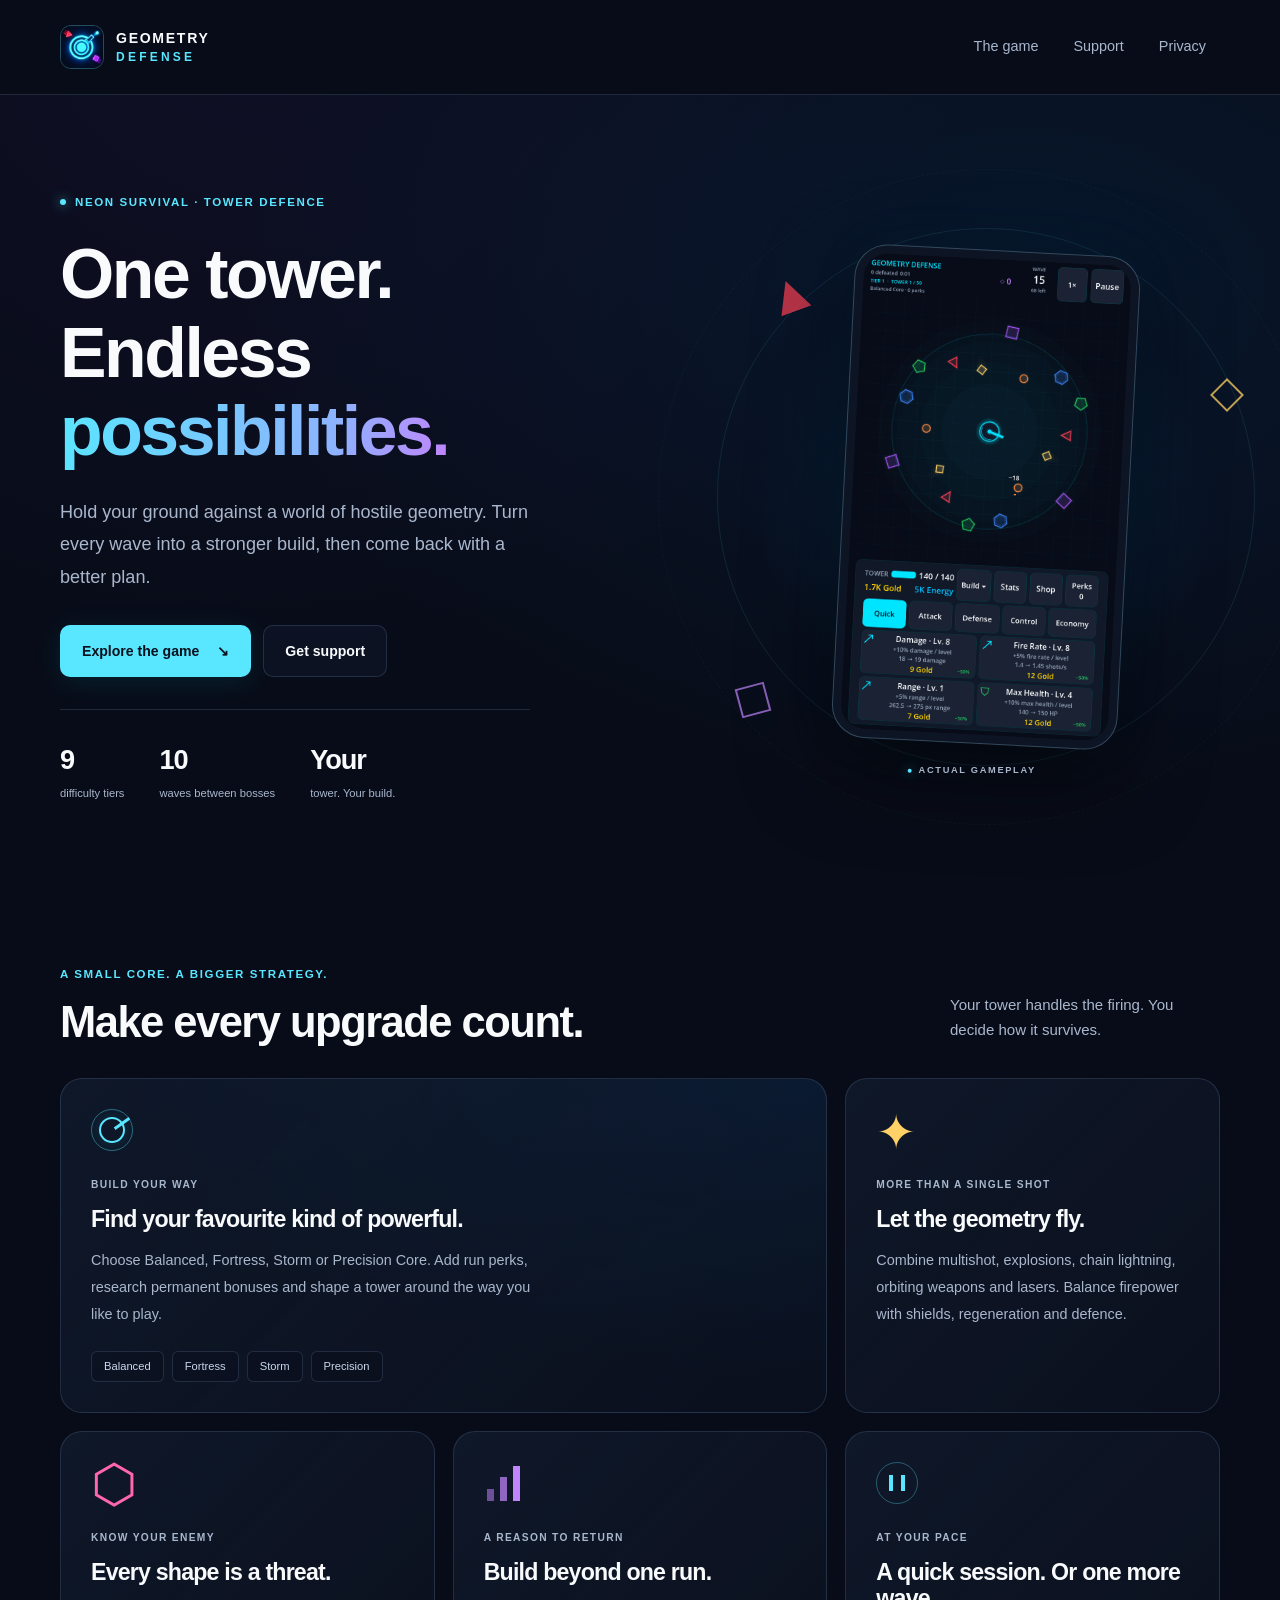
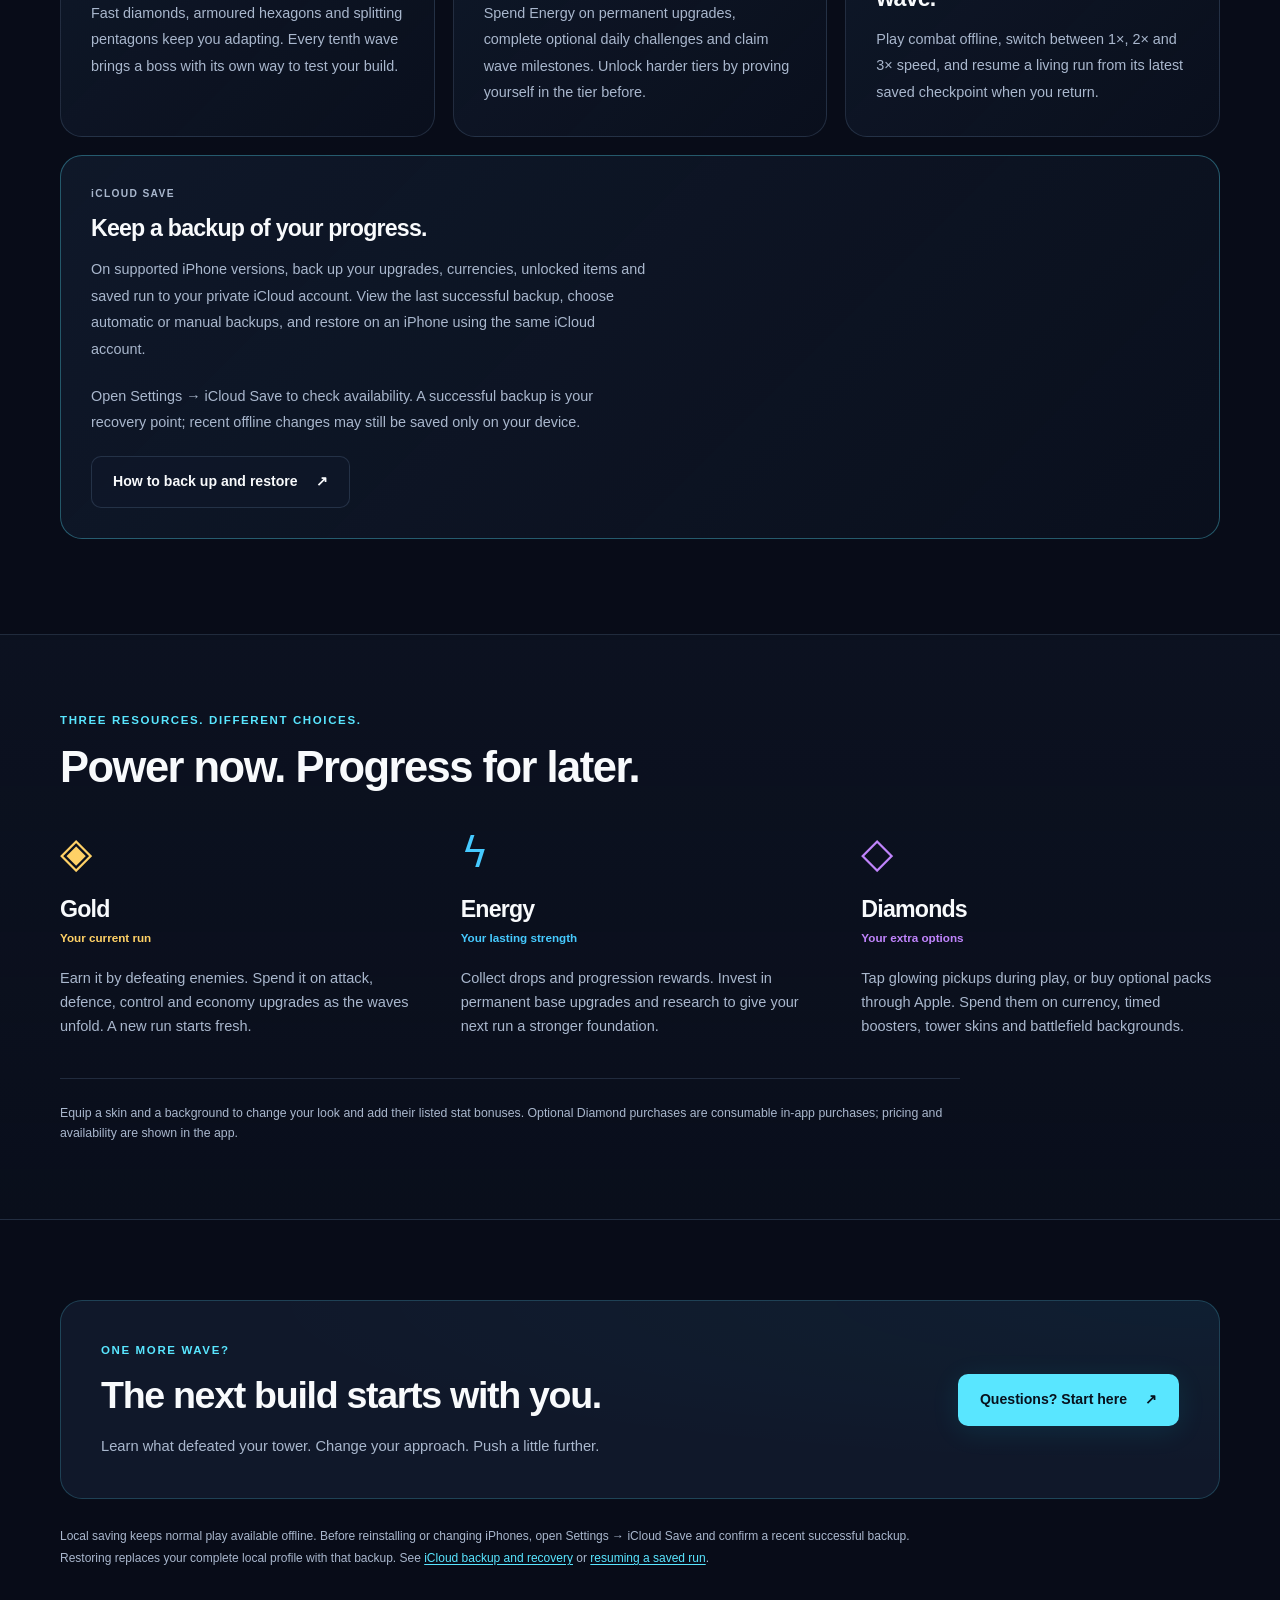
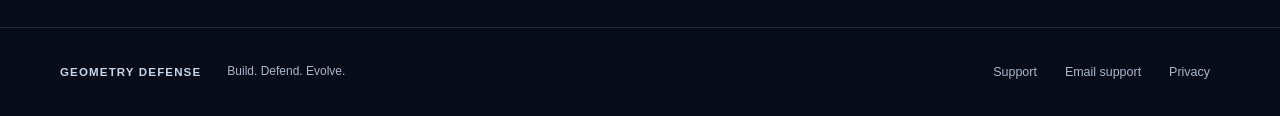
<file: index.html>
<!doctype html>
<html lang="en-GB">
<head>
  <meta charset="utf-8">
  <meta name="viewport" content="width=device-width, initial-scale=1">
  <meta name="theme-color" content="#080C18">
  <meta name="description" content="Build a stronger tower. Survive another wave. Geometry Defense combines neon tower defence, permanent upgrades and optional iCloud backups on supported iPhone versions.">
  <title>Geometry Defense — Build. Defend. Evolve.</title>
  <link rel="icon" href="./assets/app-icon.png" type="image/png">
  <link rel="stylesheet" href="./assets/site.css">
</head>
<body>
  <a class="skip-link" href="#main">Skip to content</a>
  <header class="site-header">
    <div class="container header-inner">
      <a class="brand" href="./index.html" aria-label="Geometry Defense home">
        <img class="brand-icon" src="./assets/app-icon.png" width="44" height="44" alt="">
        <span class="brand-name">GEOMETRY<span>DEFENSE</span></span>
      </a>
      <nav class="site-nav" aria-label="Main navigation">
        <a href="#features">The game</a>
        <a href="./support.html">Support</a>
        <a href="./privacy.html">Privacy</a>
      </nav>
    </div>
  </header>
  <main id="main">
    <section class="hero container" aria-labelledby="hero-title">
      <div class="hero-copy">
        <p class="eyebrow"><span class="status-dot" aria-hidden="true"></span> NEON SURVIVAL · TOWER DEFENCE</p>
        <h1 id="hero-title">One tower.<br>Endless <span class="text-gradient">possibilities.</span></h1>
        <p class="hero-description">Hold your ground against a world of hostile geometry. Turn every wave into a stronger build, then come back with a better plan.</p>
        <div class="hero-actions">
          <a class="button button--primary" href="#features">Explore the game <span aria-hidden="true">↘</span></a>
          <a class="button button--secondary" href="./support.html">Get support</a>
        </div>
        <dl class="hero-facts">
          <div><dt>9</dt><dd>difficulty tiers</dd></div>
          <div><dt>10</dt><dd>waves between bosses</dd></div>
          <div><dt>Your</dt><dd>tower. Your build.</dd></div>
        </dl>
      </div>
      <div class="hero-visual">
        <div class="orbit orbit--one" aria-hidden="true"></div>
        <div class="orbit orbit--two" aria-hidden="true"></div>
        <span class="floating-shape floating-shape--triangle" aria-hidden="true"></span>
        <span class="floating-shape floating-shape--diamond" aria-hidden="true"></span>
        <span class="floating-shape floating-shape--square" aria-hidden="true"></span>
        <figure class="phone-frame">
          <div class="phone-screen"><img src="./assets/gameplay.png" width="720" height="1280" alt="Geometry Defense gameplay, showing the central neon tower, geometric enemies and two-column upgrade controls." fetchpriority="high"></div>
          <figcaption><span class="status-dot" aria-hidden="true"></span> ACTUAL GAMEPLAY</figcaption>
        </figure>
      </div>
    </section>

    <section class="feature-section container" id="features" aria-labelledby="features-title">
      <div class="section-heading">
        <div><p class="eyebrow">A SMALL CORE. A BIGGER STRATEGY.</p><h2 id="features-title">Make every upgrade count.</h2></div>
        <p>Your tower handles the firing. You decide how it survives.</p>
      </div>
      <div class="feature-grid">
        <article class="feature-card feature-card--wide">
          <div class="feature-symbol symbol-target" aria-hidden="true"><span></span></div>
          <p class="card-kicker">BUILD YOUR WAY</p>
          <h3>Find your favourite kind of powerful.</h3>
          <p>Choose Balanced, Fortress, Storm or Precision Core. Add run perks, research permanent bonuses and shape a tower around the way you like to play.</p>
          <div class="build-tags" aria-label="Available Cores"><span>Balanced</span><span>Fortress</span><span>Storm</span><span>Precision</span></div>
        </article>
        <article class="feature-card">
          <div class="feature-symbol symbol-burst" aria-hidden="true">✦</div>
          <p class="card-kicker">MORE THAN A SINGLE SHOT</p>
          <h3>Let the geometry fly.</h3>
          <p>Combine multishot, explosions, chain lightning, orbiting weapons and lasers. Balance firepower with shields, regeneration and defence.</p>
        </article>
        <article class="feature-card">
          <div class="feature-symbol symbol-boss" aria-hidden="true">⬡</div>
          <p class="card-kicker">KNOW YOUR ENEMY</p>
          <h3>Every shape is a threat.</h3>
          <p>Fast diamonds, armoured hexagons and splitting pentagons keep you adapting. Every tenth wave brings a boss with its own way to test your build.</p>
        </article>
        <article class="feature-card">
          <div class="feature-symbol symbol-progress" aria-hidden="true"><i></i><i></i><i></i></div>
          <p class="card-kicker">A REASON TO RETURN</p>
          <h3>Build beyond one run.</h3>
          <p>Spend Energy on permanent upgrades, complete optional daily challenges and claim wave milestones. Unlock harder tiers by proving yourself in the tier before.</p>
        </article>
        <article class="feature-card">
          <div class="feature-symbol symbol-pause" aria-hidden="true"><i></i><i></i></div>
          <p class="card-kicker">AT YOUR PACE</p>
          <h3>A quick session. Or one more wave.</h3>
          <p>Play combat offline, switch between 1×, 2× and 3× speed, and resume a living run from its latest saved checkpoint when you return.</p>
        </article>
        <article class="feature-card feature-card--cloud" id="cloud-save">
          <p class="card-kicker">iCLOUD SAVE</p>
          <h3>Keep a backup of your progress.</h3>
          <p>On supported iPhone versions, back up your upgrades, currencies, unlocked items and saved run to your private iCloud account. View the last successful backup, choose automatic or manual backups, and restore on an iPhone using the same iCloud account.</p>
          <p>Open Settings → iCloud Save to check availability. A successful backup is your recovery point; recent offline changes may still be saved only on your device.</p>
          <a class="button button--secondary" href="./support.html#icloud-save">How to back up and restore <span aria-hidden="true">↗</span></a>
        </article>
      </div>
    </section>

    <section class="currency-section" aria-labelledby="currency-title">
      <div class="container">
        <div class="section-heading"><div><p class="eyebrow">THREE RESOURCES. DIFFERENT CHOICES.</p><h2 id="currency-title">Power now. Progress for later.</h2></div></div>
        <div class="currency-grid">
          <article class="currency-card currency-card--gold"><span class="currency-icon" aria-hidden="true">◈</span><h3>Gold</h3><p class="currency-role">Your current run</p><p>Earn it by defeating enemies. Spend it on attack, defence, control and economy upgrades as the waves unfold. A new run starts fresh.</p></article>
          <article class="currency-card currency-card--energy"><span class="currency-icon" aria-hidden="true">ϟ</span><h3>Energy</h3><p class="currency-role">Your lasting strength</p><p>Collect drops and progression rewards. Invest in permanent base upgrades and research to give your next run a stronger foundation.</p></article>
          <article class="currency-card currency-card--diamonds"><span class="currency-icon" aria-hidden="true">◇</span><h3>Diamonds</h3><p class="currency-role">Your extra options</p><p>Tap glowing pickups during play, or buy optional packs through Apple. Spend them on currency, timed boosters, tower skins and battlefield backgrounds.</p></article>
        </div>
        <p class="section-note">Equip a skin and a background to change your look and add their listed stat bonuses. Optional Diamond purchases are consumable in-app purchases; pricing and availability are shown in the app.</p>
      </div>
    </section>

    <section class="container closing-section" aria-labelledby="closing-title">
      <div class="closing-panel">
        <div><p class="eyebrow">ONE MORE WAVE?</p><h2 id="closing-title">The next build starts with you.</h2><p>Learn what defeated your tower. Change your approach. Push a little further.</p></div>
        <a class="button button--primary" href="./support.html">Questions? Start here <span aria-hidden="true">↗</span></a>
      </div>
      <p class="save-note">Local saving keeps normal play available offline. Before reinstalling or changing iPhones, open Settings → iCloud Save and confirm a recent successful backup. Restoring replaces your complete local profile with that backup. See <a href="./support.html#icloud-save">iCloud backup and recovery</a> or <a href="./support.html#saved-progress">resuming a saved run</a>.</p>
    </section>
  </main>
  <footer class="site-footer"><div class="container footer-inner"><a class="footer-brand" href="./index.html">GEOMETRY DEFENSE</a><p>Build. Defend. Evolve.</p><nav class="footer-links" aria-label="Footer navigation"><a href="./support.html">Support</a><a href="mailto:tony-dev86@outlook.com">Email support</a><a href="./privacy.html">Privacy</a></nav></div></footer>
</body>
</html>
</file>
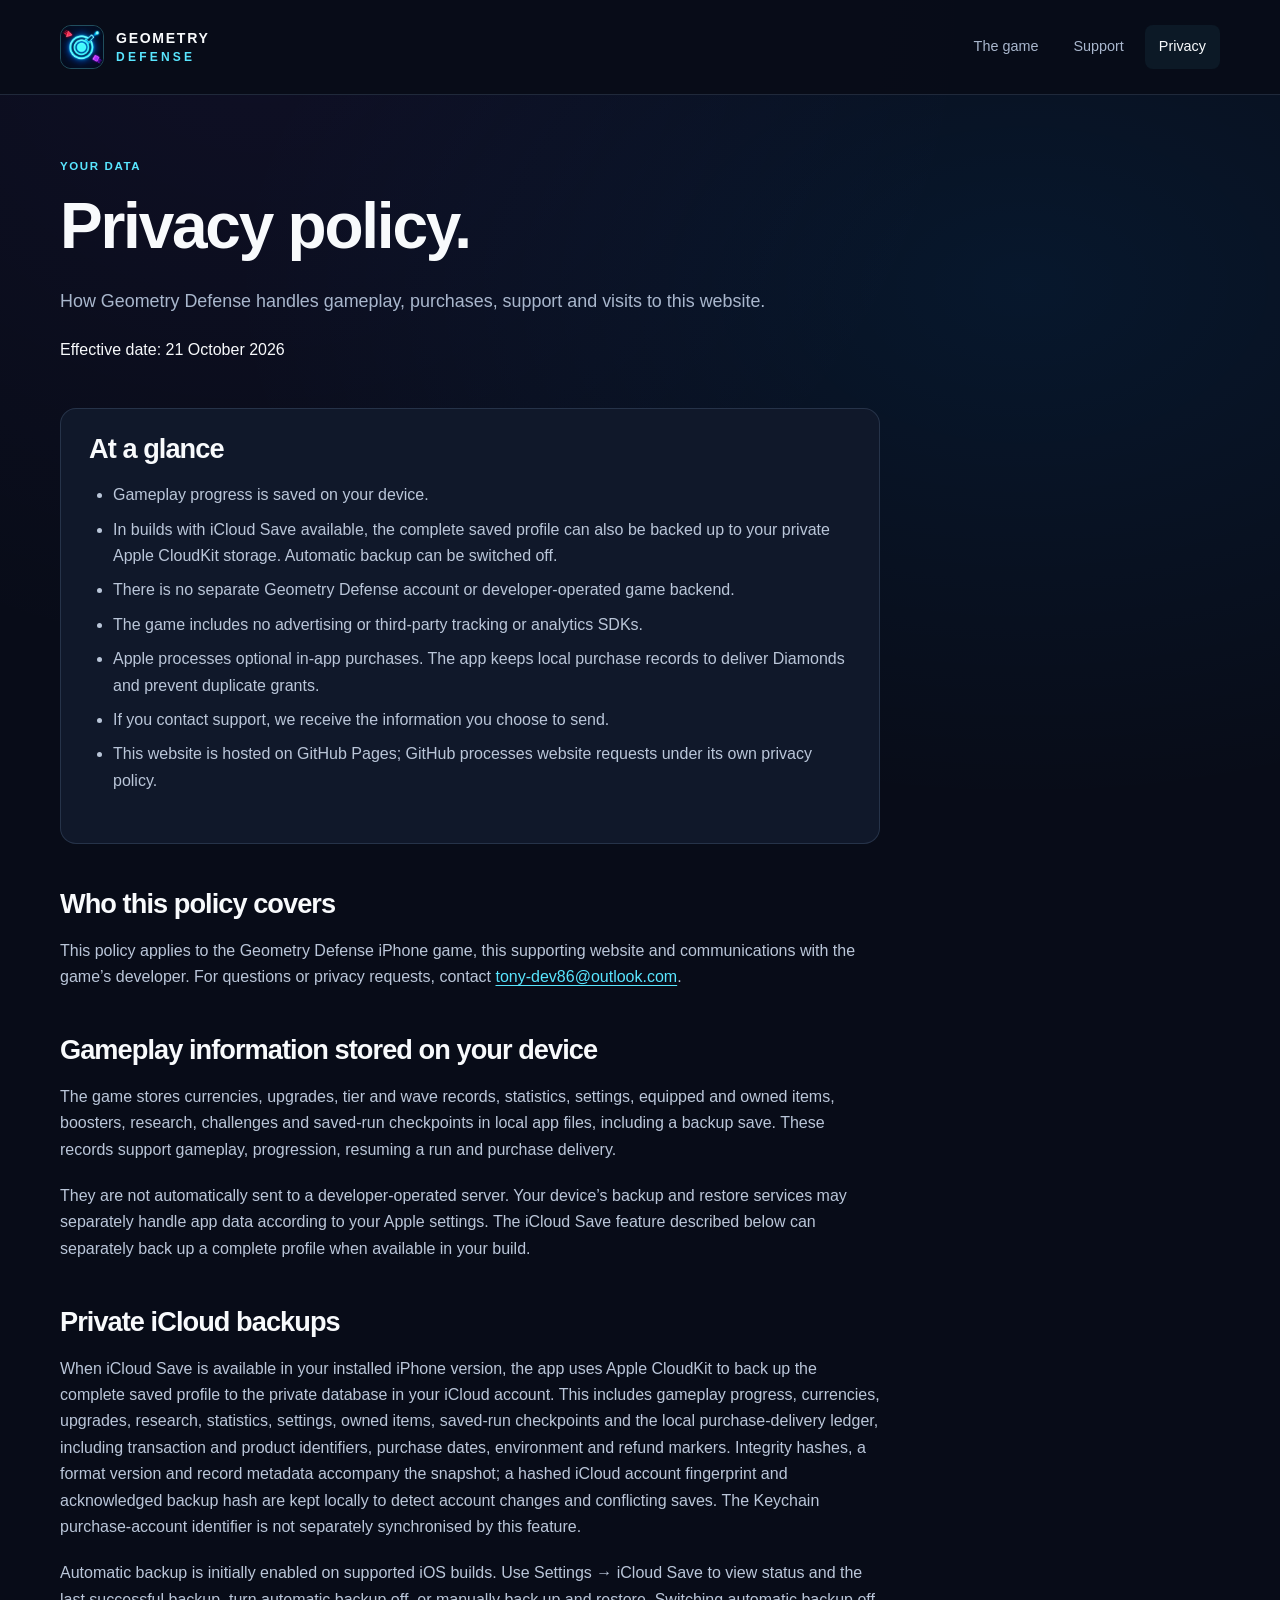
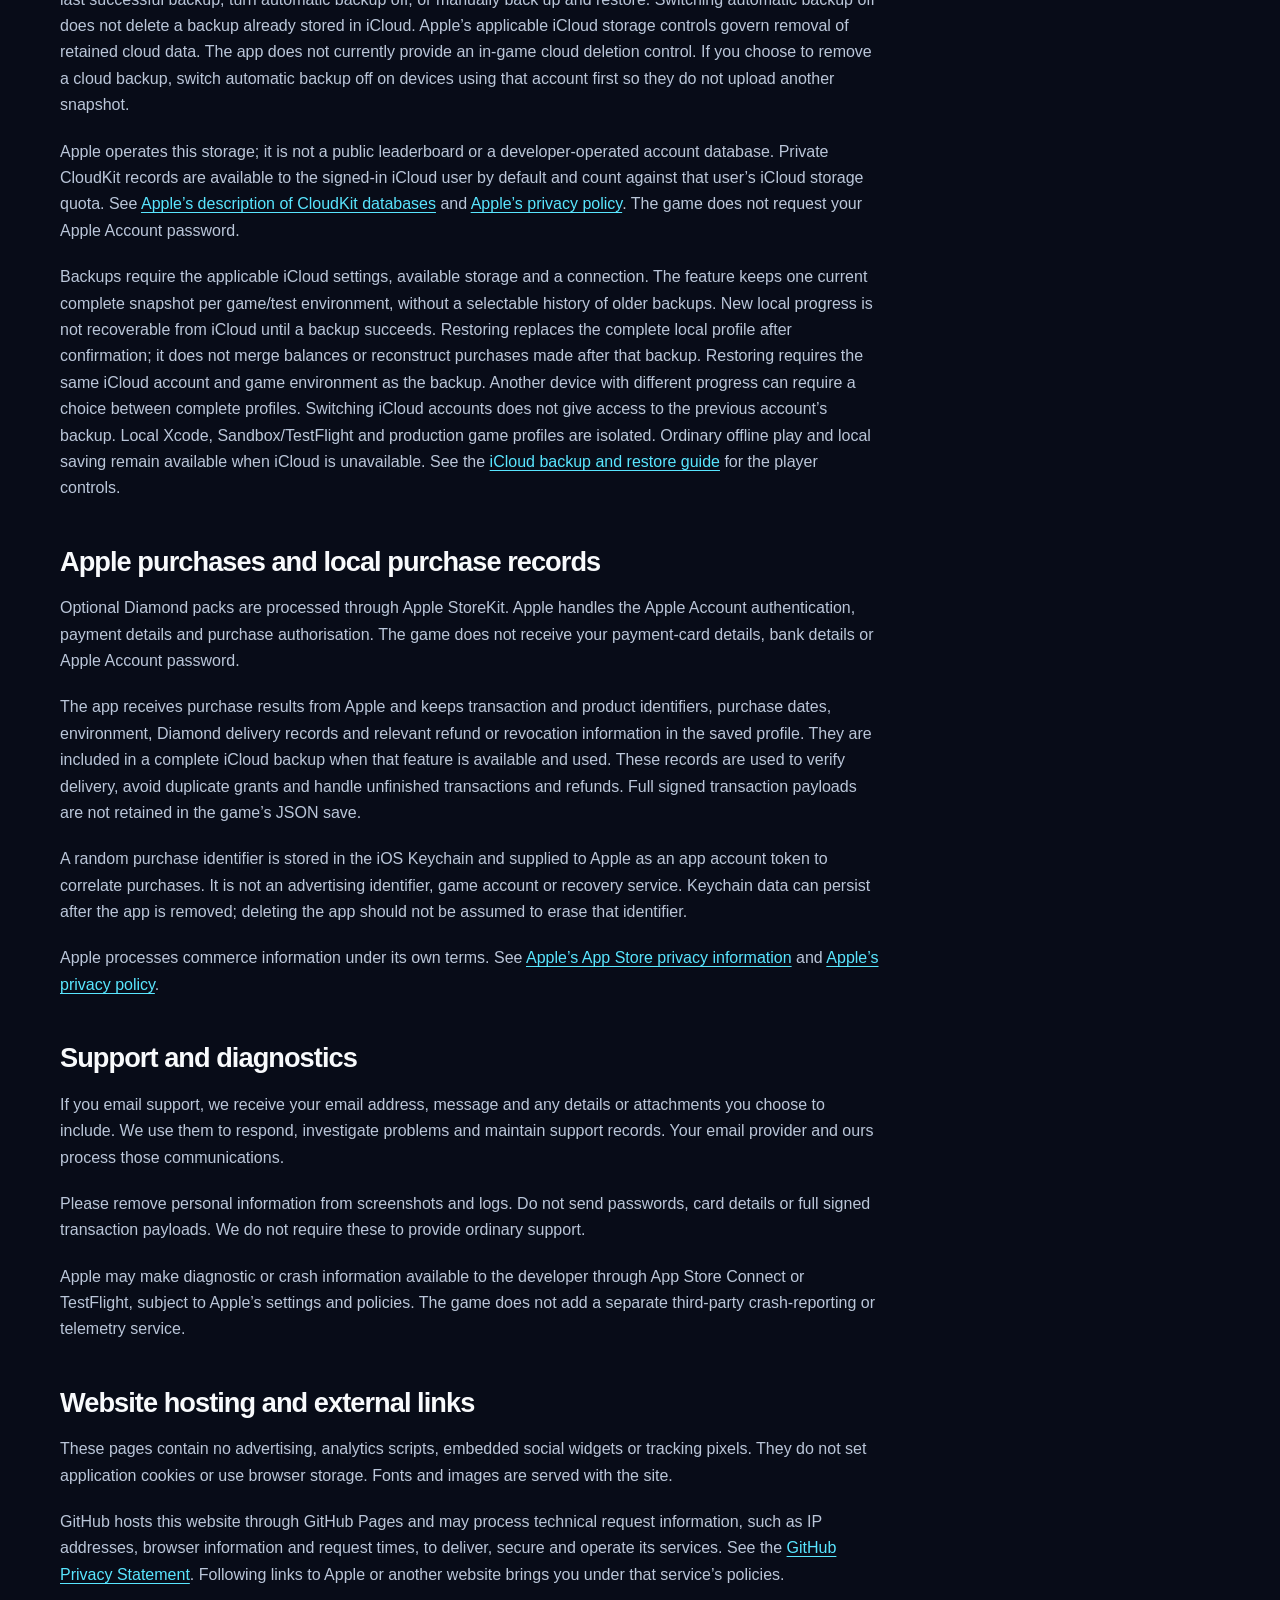
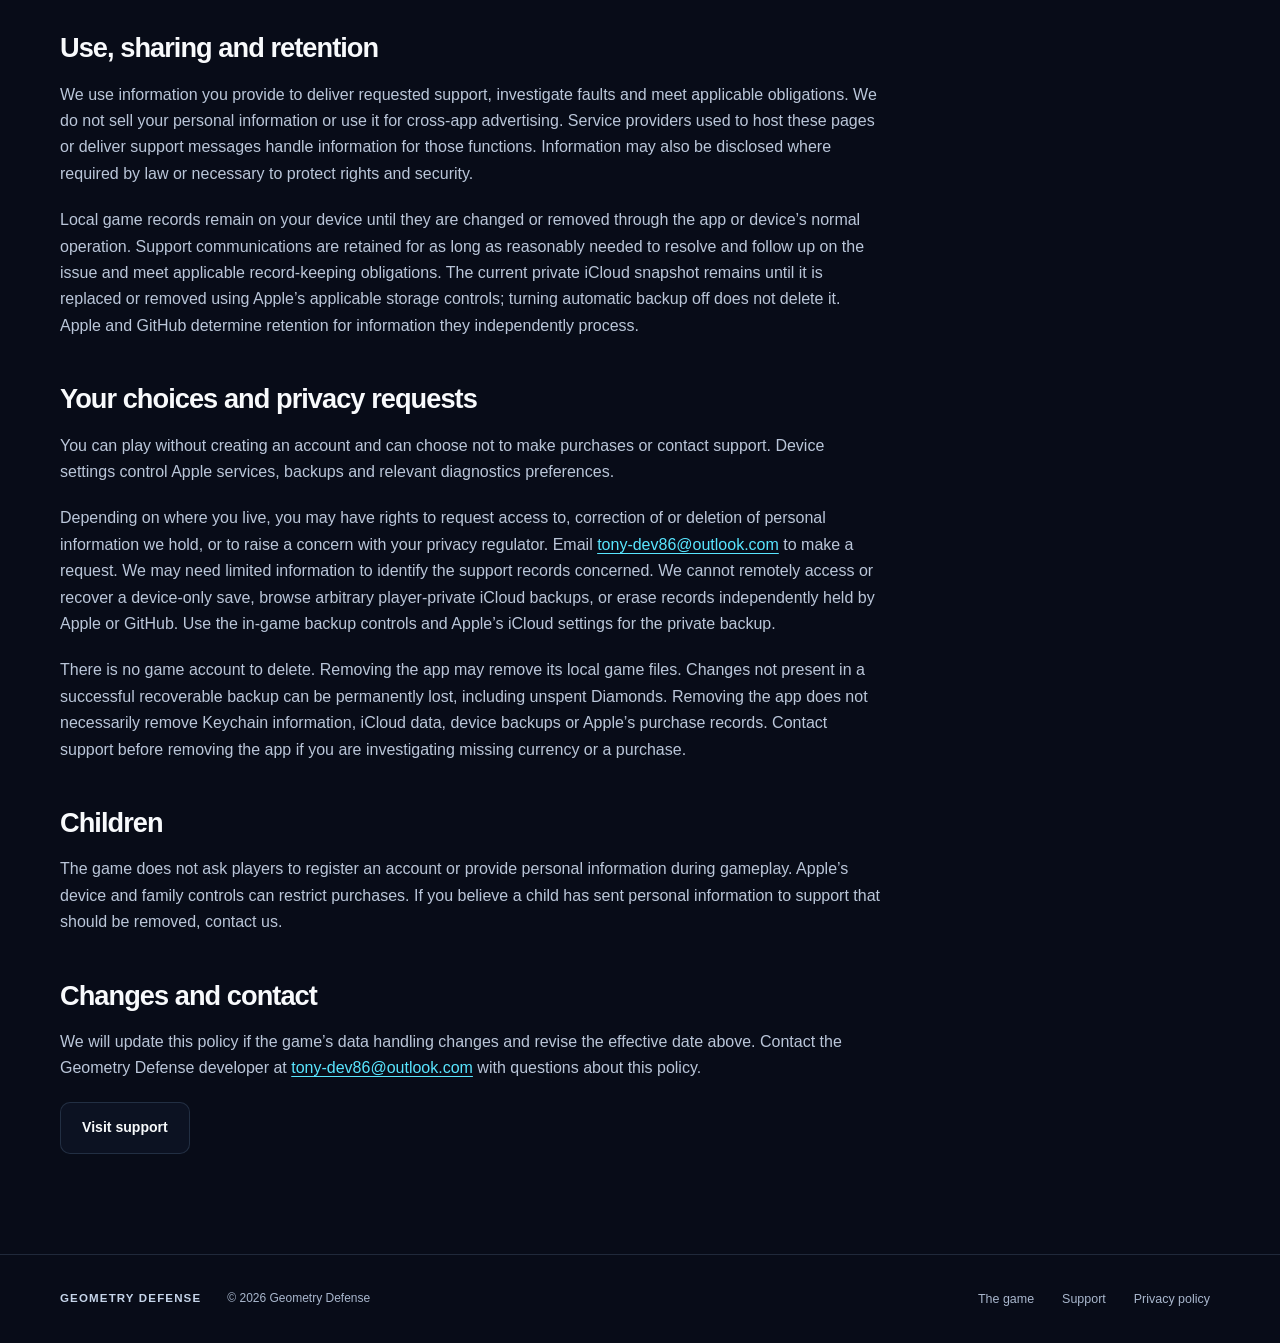
<file: privacy.html>
<!doctype html>
<html lang="en-GB">
<head><meta charset="utf-8"><meta name="viewport" content="width=device-width,initial-scale=1"><meta name="color-scheme" content="dark"><meta name="description" content="Privacy information for Geometry Defense: on-device progress, private iCloud backups, Apple purchases, support communications and GitHub Pages hosting."><title>Privacy policy · Geometry Defense</title><link rel="icon" type="image/png" href="./assets/app-icon.png"><link rel="stylesheet" href="./assets/site.css"></head>
<body><a class="skip-link" href="#main">Skip to content</a>
<header class="site-header"><div class="container header-inner"><a class="brand" href="./index.html" aria-label="Geometry Defense home"><img class="brand-icon" src="./assets/app-icon.png" alt="" width="44" height="44"><span class="brand-name">GEOMETRY<span>DEFENSE</span></span></a><nav class="site-nav" aria-label="Main navigation"><a href="./index.html">The game</a><a href="./support.html" >Support</a><a href="./privacy.html" aria-current="page">Privacy</a></nav></div></header><main id="main" class="container page-shell"><header class="page-heading"><p class="eyebrow">YOUR DATA</p><h1>Privacy policy.</h1><p class="lead">How Geometry Defense handles gameplay, purchases, support and visits to this website.</p><p>Effective date: 21 October 2026</p></header>
<div class="prose"><section class="panel" aria-labelledby="overview"><h2 id="overview">At a glance</h2><ul><li>Gameplay progress is saved on your device.</li><li>In builds with iCloud Save available, the complete saved profile can also be backed up to your private Apple CloudKit storage. Automatic backup can be switched off.</li><li>There is no separate Geometry Defense account or developer-operated game backend.</li><li>The game includes no advertising or third-party tracking or analytics SDKs.</li><li>Apple processes optional in-app purchases. The app keeps local purchase records to deliver Diamonds and prevent duplicate grants.</li><li>If you contact support, we receive the information you choose to send.</li><li>This website is hosted on GitHub Pages; GitHub processes website requests under its own privacy policy.</li></ul></section>
<section aria-labelledby="operator"><h2 id="operator">Who this policy covers</h2><p>This policy applies to the Geometry Defense iPhone game, this supporting website and communications with the game’s developer. For questions or privacy requests, contact <a href="mailto:tony-dev86@outlook.com">tony-dev86@outlook.com</a>.</p></section>
<section aria-labelledby="local"><h2 id="local">Gameplay information stored on your device</h2><p>The game stores currencies, upgrades, tier and wave records, statistics, settings, equipped and owned items, boosters, research, challenges and saved-run checkpoints in local app files, including a backup save. These records support gameplay, progression, resuming a run and purchase delivery.</p><p>They are not automatically sent to a developer-operated server. Your device’s backup and restore services may separately handle app data according to your Apple settings. The iCloud Save feature described below can separately back up a complete profile when available in your build.</p></section>
<section aria-labelledby="icloud"><h2 id="icloud">Private iCloud backups</h2><p>When iCloud Save is available in your installed iPhone version, the app uses Apple CloudKit to back up the complete saved profile to the private database in your iCloud account. This includes gameplay progress, currencies, upgrades, research, statistics, settings, owned items, saved-run checkpoints and the local purchase-delivery ledger, including transaction and product identifiers, purchase dates, environment and refund markers. Integrity hashes, a format version and record metadata accompany the snapshot; a hashed iCloud account fingerprint and acknowledged backup hash are kept locally to detect account changes and conflicting saves. The Keychain purchase-account identifier is not separately synchronised by this feature.</p><p>Automatic backup is initially enabled on supported iOS builds. Use Settings → iCloud Save to view status and the last successful backup, turn automatic backup off, or manually back up and restore. Switching automatic backup off does not delete a backup already stored in iCloud. Apple’s applicable iCloud storage controls govern removal of retained cloud data. The app does not currently provide an in-game cloud deletion control. If you choose to remove a cloud backup, switch automatic backup off on devices using that account first so they do not upload another snapshot.</p><p>Apple operates this storage; it is not a public leaderboard or a developer-operated account database. Private CloudKit records are available to the signed-in iCloud user by default and count against that user’s iCloud storage quota. See <a href="https://developer.apple.com/documentation/cloudkit/ckcontainer">Apple’s description of CloudKit databases</a> and <a href="https://www.apple.com/legal/privacy/">Apple’s privacy policy</a>. The game does not request your Apple Account password.</p><p>Backups require the applicable iCloud settings, available storage and a connection. The feature keeps one current complete snapshot per game/test environment, without a selectable history of older backups. New local progress is not recoverable from iCloud until a backup succeeds. Restoring replaces the complete local profile after confirmation; it does not merge balances or reconstruct purchases made after that backup. Restoring requires the same iCloud account and game environment as the backup. Another device with different progress can require a choice between complete profiles. Switching iCloud accounts does not give access to the previous account’s backup. Local Xcode, Sandbox/TestFlight and production game profiles are isolated. Ordinary offline play and local saving remain available when iCloud is unavailable. See the <a href="./support.html#icloud-save">iCloud backup and restore guide</a> for the player controls.</p></section>
<section aria-labelledby="purchases"><h2 id="purchases">Apple purchases and local purchase records</h2><p>Optional Diamond packs are processed through Apple StoreKit. Apple handles the Apple Account authentication, payment details and purchase authorisation. The game does not receive your payment-card details, bank details or Apple Account password.</p><p>The app receives purchase results from Apple and keeps transaction and product identifiers, purchase dates, environment, Diamond delivery records and relevant refund or revocation information in the saved profile. They are included in a complete iCloud backup when that feature is available and used. These records are used to verify delivery, avoid duplicate grants and handle unfinished transactions and refunds. Full signed transaction payloads are not retained in the game’s JSON save.</p><p>A random purchase identifier is stored in the iOS Keychain and supplied to Apple as an app account token to correlate purchases. It is not an advertising identifier, game account or recovery service. Keychain data can persist after the app is removed; deleting the app should not be assumed to erase that identifier.</p><p>Apple processes commerce information under its own terms. See <a href="https://www.apple.com/legal/privacy/data/en/app-store/">Apple’s App Store privacy information</a> and <a href="https://www.apple.com/legal/privacy/">Apple’s privacy policy</a>.</p></section>
<section aria-labelledby="support-data"><h2 id="support-data">Support and diagnostics</h2><p>If you email support, we receive your email address, message and any details or attachments you choose to include. We use them to respond, investigate problems and maintain support records. Your email provider and ours process those communications.</p><p>Please remove personal information from screenshots and logs. Do not send passwords, card details or full signed transaction payloads. We do not require these to provide ordinary support.</p><p>Apple may make diagnostic or crash information available to the developer through App Store Connect or TestFlight, subject to Apple’s settings and policies. The game does not add a separate third-party crash-reporting or telemetry service.</p></section>
<section aria-labelledby="website"><h2 id="website">Website hosting and external links</h2><p>These pages contain no advertising, analytics scripts, embedded social widgets or tracking pixels. They do not set application cookies or use browser storage. Fonts and images are served with the site.</p><p>GitHub hosts this website through GitHub Pages and may process technical request information, such as IP addresses, browser information and request times, to deliver, secure and operate its services. See the <a href="https://docs.github.com/en/site-policy/privacy-policies/github-general-privacy-statement">GitHub Privacy Statement</a>. Following links to Apple or another website brings you under that service’s policies.</p></section>
<section aria-labelledby="sharing"><h2 id="sharing">Use, sharing and retention</h2><p>We use information you provide to deliver requested support, investigate faults and meet applicable obligations. We do not sell your personal information or use it for cross-app advertising. Service providers used to host these pages or deliver support messages handle information for those functions. Information may also be disclosed where required by law or necessary to protect rights and security.</p><p>Local game records remain on your device until they are changed or removed through the app or device’s normal operation. Support communications are retained for as long as reasonably needed to resolve and follow up on the issue and meet applicable record-keeping obligations. The current private iCloud snapshot remains until it is replaced or removed using Apple’s applicable storage controls; turning automatic backup off does not delete it. Apple and GitHub determine retention for information they independently process.</p></section>
<section aria-labelledby="choices"><h2 id="choices">Your choices and privacy requests</h2><p>You can play without creating an account and can choose not to make purchases or contact support. Device settings control Apple services, backups and relevant diagnostics preferences.</p><p>Depending on where you live, you may have rights to request access to, correction of or deletion of personal information we hold, or to raise a concern with your privacy regulator. Email <a href="mailto:tony-dev86@outlook.com">tony-dev86@outlook.com</a> to make a request. We may need limited information to identify the support records concerned. We cannot remotely access or recover a device-only save, browse arbitrary player-private iCloud backups, or erase records independently held by Apple or GitHub. Use the in-game backup controls and Apple’s iCloud settings for the private backup.</p><p>There is no game account to delete. Removing the app may remove its local game files. Changes not present in a successful recoverable backup can be permanently lost, including unspent Diamonds. Removing the app does not necessarily remove Keychain information, iCloud data, device backups or Apple’s purchase records. Contact support before removing the app if you are investigating missing currency or a purchase.</p></section>
<section aria-labelledby="children"><h2 id="children">Children</h2><p>The game does not ask players to register an account or provide personal information during gameplay. Apple’s device and family controls can restrict purchases. If you believe a child has sent personal information to support that should be removed, contact us.</p></section>
<section aria-labelledby="changes"><h2 id="changes">Changes and contact</h2><p>We will update this policy if the game’s data handling changes and revise the effective date above. Contact the Geometry Defense developer at <a href="mailto:tony-dev86@outlook.com">tony-dev86@outlook.com</a> with questions about this policy.</p><p><a class="button button--secondary" href="./support.html">Visit support</a></p></section></div></main><footer class="site-footer"><div class="container footer-inner"><a class="footer-brand" href="./index.html">GEOMETRY DEFENSE</a><p>© 2026 Geometry Defense</p><nav class="footer-links" aria-label="Footer navigation"><a href="./index.html">The game</a><a href="./support.html">Support</a><a href="./privacy.html">Privacy policy</a></nav></div></footer></body></html>
</file>
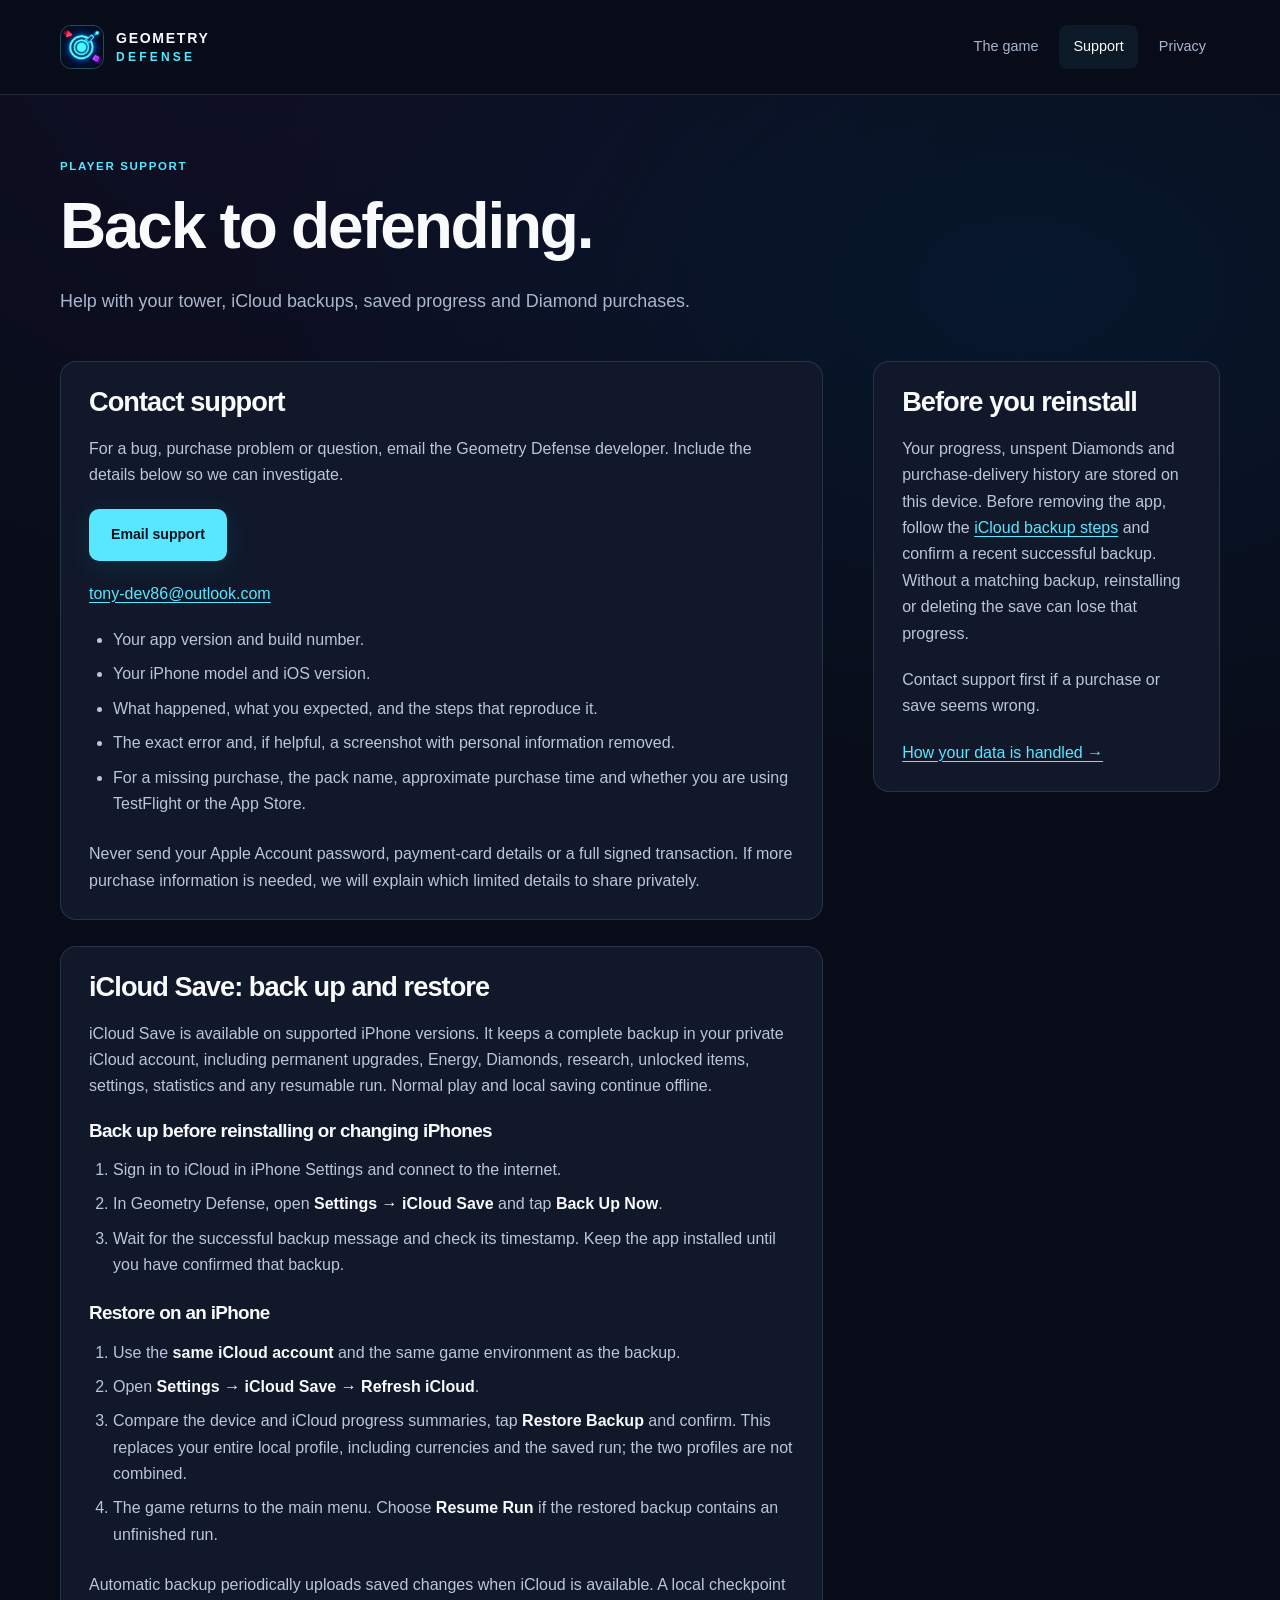
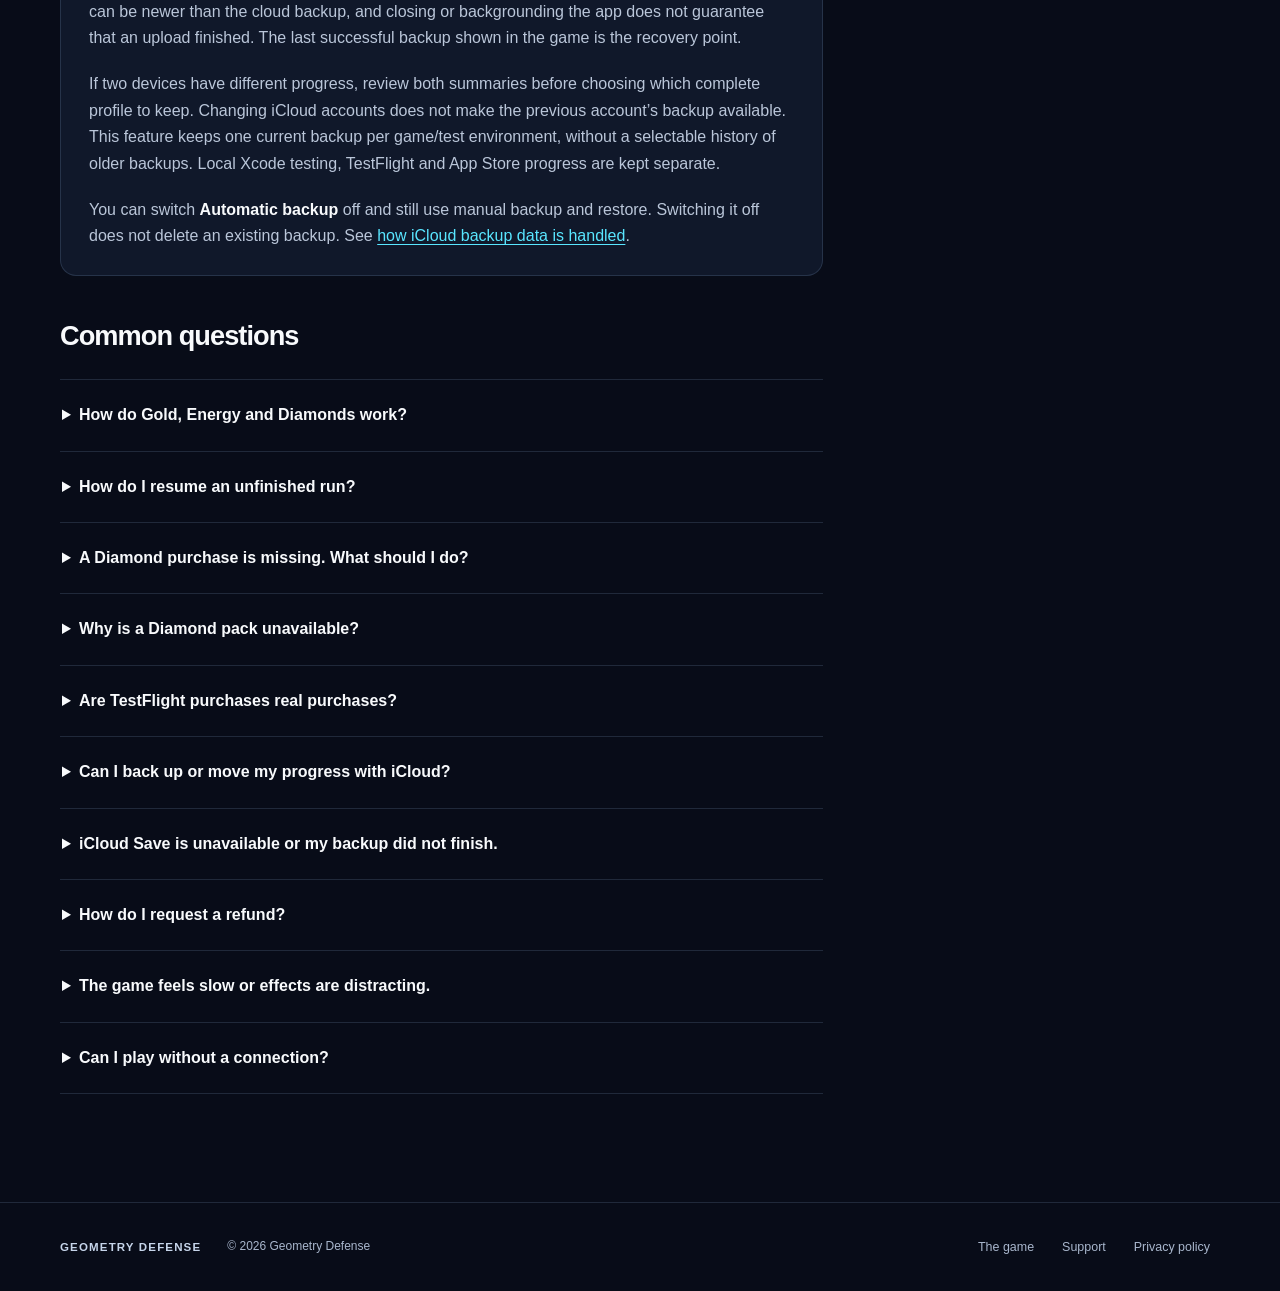
<file: support.html>
<!doctype html>
<html lang="en-GB">
<head><meta charset="utf-8"><meta name="viewport" content="width=device-width,initial-scale=1"><meta name="color-scheme" content="dark"><meta name="description" content="Get Geometry Defense help with iCloud backups and restore, saved runs, Diamond purchases and settings."><title>Support · Geometry Defense</title><link rel="icon" type="image/png" href="./assets/app-icon.png"><link rel="stylesheet" href="./assets/site.css"></head>
<body><a class="skip-link" href="#main">Skip to content</a>
<header class="site-header"><div class="container header-inner"><a class="brand" href="./index.html" aria-label="Geometry Defense home"><img class="brand-icon" src="./assets/app-icon.png" alt="" width="44" height="44"><span class="brand-name">GEOMETRY<span>DEFENSE</span></span></a><nav class="site-nav" aria-label="Main navigation"><a href="./index.html">The game</a><a href="./support.html" aria-current="page">Support</a><a href="./privacy.html" >Privacy</a></nav></div></header><main id="main" class="container page-shell"><header class="page-heading"><p class="eyebrow">PLAYER SUPPORT</p><h1>Back to defending.</h1><p class="lead">Help with your tower, iCloud backups, saved progress and Diamond purchases.</p></header>
<div class="article-layout"><div><section class="panel prose" aria-labelledby="contact"><h2 id="contact">Contact support</h2><p>For a bug, purchase problem or question, email the Geometry Defense developer. Include the details below so we can investigate.</p><p><a class="button button--primary" href="mailto:tony-dev86@outlook.com?subject=Geometry%20Defense%20support">Email support</a></p><p><a href="mailto:tony-dev86@outlook.com">tony-dev86@outlook.com</a></p><ul><li>Your app version and build number.</li><li>Your iPhone model and iOS version.</li><li>What happened, what you expected, and the steps that reproduce it.</li><li>The exact error and, if helpful, a screenshot with personal information removed.</li><li>For a missing purchase, the pack name, approximate purchase time and whether you are using TestFlight or the App Store.</li></ul><p>Never send your Apple Account password, payment-card details or a full signed transaction. If more purchase information is needed, we will explain which limited details to share privately.</p></section>
<section id="icloud-save" class="panel prose" aria-labelledby="icloud-save-title">
<h2 id="icloud-save-title">iCloud Save: back up and restore</h2>
<p>iCloud Save is available on supported iPhone versions. It keeps a complete backup in your private iCloud account, including permanent upgrades, Energy, Diamonds, research, unlocked items, settings, statistics and any resumable run. Normal play and local saving continue offline.</p>
<h3>Back up before reinstalling or changing iPhones</h3>
<ol><li>Sign in to iCloud in iPhone Settings and connect to the internet.</li><li>In Geometry Defense, open <strong>Settings → iCloud Save</strong> and tap <strong>Back Up Now</strong>.</li><li>Wait for the successful backup message and check its timestamp. Keep the app installed until you have confirmed that backup.</li></ol>
<h3>Restore on an iPhone</h3>
<ol><li>Use the <strong>same iCloud account</strong> and the same game environment as the backup.</li><li>Open <strong>Settings → iCloud Save → Refresh iCloud</strong>.</li><li>Compare the device and iCloud progress summaries, tap <strong>Restore Backup</strong> and confirm. This replaces your entire local profile, including currencies and the saved run; the two profiles are not combined.</li><li>The game returns to the main menu. Choose <strong>Resume Run</strong> if the restored backup contains an unfinished run.</li></ol>
<p>Automatic backup periodically uploads saved changes when iCloud is available. A local checkpoint can be newer than the cloud backup, and closing or backgrounding the app does not guarantee that an upload finished. The last successful backup shown in the game is the recovery point.</p>
<p>If two devices have different progress, review both summaries before choosing which complete profile to keep. Changing iCloud accounts does not make the previous account’s backup available. This feature keeps one current backup per game/test environment, without a selectable history of older backups. Local Xcode testing, TestFlight and App Store progress are kept separate.</p>
<p>You can switch <strong>Automatic backup</strong> off and still use manual backup and restore. Switching it off does not delete an existing backup. See <a href="./privacy.html#icloud">how iCloud backup data is handled</a>.</p>
</section>
<section class="prose" aria-labelledby="common"><h2 id="common">Common questions</h2><div class="faq-list">
<details><summary>How do Gold, Energy and Diamonds work?</summary><p>Gold buys temporary upgrades during a run and resets when you start a new one. Energy buys permanent base upgrades and research. Collect Diamonds by tapping their glowing pickups, or buy optional fixed Diamond packs through Apple. Spend Diamonds on currency packs, boosters, skins and backgrounds. Gold packs require an active run.</p></details>
<details id="saved-progress"><summary>How do I resume an unfinished run?</summary><p>Reopen the game and choose Resume Run when a valid checkpoint is available. The game saves periodically and on pause or backgrounding, so an unexpected shutdown may return you to the latest successful checkpoint. Starting a new run replaces the previous unfinished run.</p></details>
<details><summary>A Diamond purchase is missing. What should I do?</summary><p>Keep the app installed and reconnect to the internet. Open Diamond Shop → Buy Diamonds → Check purchases to reconcile unfinished Apple transactions. Avoid buying the same pack again while investigating. If the balance is still wrong, contact support with the pack name, approximate time and error message.</p><p>Check purchases does not rebuild a lost Diamond balance from already-finished consumable purchases. Progress and the wallet are stored together locally. In builds with iCloud Save available, a successful whole-profile backup can also recover the balance and delivery history from that backup; it does not reconstruct later purchases or merge balances.</p></details>
<details><summary>Why is a Diamond pack unavailable?</summary><p>Apple must return the package and its localised price before it can be purchased. Check your connection, tap Retry store and try again later. If the issue continues, email the exact status sentence above the packages and the app version/build. Apple Account purchase restrictions may also affect checkout.</p></details>
<details><summary>Are TestFlight purchases real purchases?</summary><p>TestFlight uses Apple’s sandbox and does not charge real money. TestFlight and local Xcode StoreKit testing use separate test saves. Test balances are not a promise of transferable App Store currency.</p></details>
<details><summary>Can I back up or move my progress with iCloud?</summary><p>Use Settings → iCloud Save on a supported iPhone version. Back Up Now saves the complete profile; Restore Backup replaces the profile on the receiving device after confirmation. Both devices must use the same iCloud account and game environment. Follow the <a href="#icloud-save">backup and restore steps above</a> and confirm a successful backup before removing the app.</p></details>
<details><summary>iCloud Save is unavailable or my backup did not finish.</summary><p>Check that your iPhone is signed in to iCloud, has a working connection and has available iCloud storage. Use an up-to-date game version, then open Settings → iCloud Save and tap Refresh iCloud. If it remains unavailable, keep the app installed and email support with the exact status message, app version and iOS version. Local gameplay and saving remain available while iCloud cannot connect.</p></details>
<details><summary>How do I request a refund?</summary><p>Apple manages App Store purchase refunds. Visit <a href="https://reportaproblem.apple.com/">reportaproblem.apple.com</a> and follow Apple’s instructions. Geometry Defense cannot approve an Apple refund. A refund can remove remaining Diamonds; if those Diamonds were already spent, later grants may repay the outstanding amount before further Diamond spending is available.</p></details>
<details><summary>The game feels slow or effects are distracting.</summary><p>Open Settings and lower visual quality or choose Low performance mode. You can also adjust sound, vibration, screen shake and damage numbers. Pause and resume or restart the app if needed; keep it installed while investigating save or purchase issues.</p></details>
<details><summary>Can I play without a connection?</summary><p>Normal combat, waves, local progression and earned-currency upgrades work offline. Apple product information, purchases, purchase reconciliation and iCloud backup/restore require the relevant Apple services and a connection. Offline changes stay local until a backup succeeds.</p></details>
</div></section></div><aside class="panel prose"><h2>Before you reinstall</h2><p>Your progress, unspent Diamonds and purchase-delivery history are stored on this device. Before removing the app, follow the <a href="#icloud-save">iCloud backup steps</a> and confirm a recent successful backup. Without a matching backup, reinstalling or deleting the save can lose that progress.</p><p>Contact support first if a purchase or save seems wrong.</p><a href="./privacy.html">How your data is handled →</a></aside></div></main><footer class="site-footer"><div class="container footer-inner"><a class="footer-brand" href="./index.html">GEOMETRY DEFENSE</a><p>© 2026 Geometry Defense</p><nav class="footer-links" aria-label="Footer navigation"><a href="./index.html">The game</a><a href="./support.html">Support</a><a href="./privacy.html">Privacy policy</a></nav></div></footer></body></html>
</file>
<file: assets/site.css>
/* Geometry Defense: dependency-free, accessible GitHub Pages presentation. */
:root {
  color-scheme: dark;
  --bg: #080c18;
  --surface: #10182a;
  --panel: #111827;
  --text: #f8fafc;
  --muted: #a9b7cd;
  --cyan: #59e6ff;
  --cyan-bright: #00e5ff;
  --purple: #c084fc;
  --gold: #ffd166;
  --line: rgba(150, 184, 222, .17);
  --radius: 22px;
}
* { box-sizing: border-box; }
html { scroll-behavior: smooth; scroll-padding-top: 104px; }
body { margin: 0; overflow-x: clip; background: var(--bg); color: var(--text); font-family: -apple-system, BlinkMacSystemFont, "Segoe UI", sans-serif; font-size: 16px; line-height: 1.65; -webkit-font-smoothing: antialiased; }
body::before { content: ""; position: absolute; inset: 0 0 auto; height: 950px; pointer-events: none; z-index: -1; background: radial-gradient(ellipse at 80% 30%, rgba(0, 140, 255, .09), transparent 55%), radial-gradient(ellipse at 20% 0%, rgba(128, 72, 255, .06), transparent 50%); }
a { color: var(--cyan); text-underline-offset: .2em; }
a:hover { color: #b7f7ff; }
button, input, textarea { font: inherit; }
a:focus-visible, button:focus-visible, input:focus-visible, textarea:focus-visible, summary:focus-visible { outline: 3px solid var(--cyan); outline-offset: 5px; }
img { max-width: 100%; height: auto; }
h1, h2, h3, h4, p, figure { margin-top: 0; }
h1, h2, h3, h4 { color: var(--text); line-height: 1.12; letter-spacing: -.035em; }
h1 { font-size: clamp(2.65rem, 5.45vw, 4.55rem); font-weight: 760; margin-bottom: 26px; }
h2 { font-size: clamp(2rem, 3.4vw, 2.9rem); margin-bottom: 18px; }
h3 { font-size: 1.45rem; margin-bottom: 15px; }
p { margin-bottom: 20px; }
.container { width: min(1160px, calc(100% - 64px)); margin-inline: auto; }
.skip-link { position: fixed; left: 16px; top: -100px; z-index: 100; padding: 12px 20px; border-radius: 8px; background: var(--cyan); color: var(--bg); font-weight: 700; }
.skip-link:focus { top: 12px; }
.site-header { position: relative; z-index: 20; border-bottom: 1px solid var(--line); background: rgba(8, 12, 24, .94); }
.header-inner { display: flex; align-items: center; justify-content: space-between; gap: 28px; min-height: 94px; }
.brand { display: inline-flex; align-items: center; gap: 12px; text-decoration: none; color: var(--text); flex-shrink: 0; }
.brand-icon { width: 44px; height: 44px; border: 1px solid rgba(89, 230, 255, .3); border-radius: 11px; }
.brand-name { font-size: .88rem; font-weight: 800; letter-spacing: .12em; line-height: 1.2; }
.brand-name span { display: block; font-size: .75rem; letter-spacing: .27em; color: var(--cyan); margin-top: 3px; }
.site-nav { display: flex; flex-wrap: wrap; gap: 7px; align-items: center; }
.site-nav a { display: inline-flex; align-items: center; min-height: 44px; padding: 8px 14px; color: var(--muted); text-decoration: none; border-radius: 8px; font-size: .9rem; }
.site-nav a:hover, .site-nav a[aria-current="page"] { background: rgba(89, 230, 255, .06); color: var(--text); }
.hero { display: grid; grid-template-columns: 1.15fr .85fr; align-items: center; gap: 58px; padding-top: 74px; padding-bottom: 90px; min-height: 790px; }
.hero-copy { padding-block: 24px; position: relative; z-index: 1; }
.eyebrow { display: flex; align-items: center; gap: 9px; color: var(--cyan); font-size: .72rem; font-weight: 700; letter-spacing: .14em; line-height: 1.6; margin-bottom: 24px; }
.status-dot { display: inline-block; width: 6px; height: 6px; flex: 0 0 6px; border-radius: 50%; background: var(--cyan); box-shadow: 0 0 11px rgba(89, 230, 255, .7); }
.text-gradient { color: var(--cyan); background: linear-gradient(100deg, #59e6ff, #8db3ff 70%, #c084fc); -webkit-background-clip: text; background-clip: text; -webkit-text-fill-color: transparent; }
.hero-description { max-width: 470px; font-size: 1.13rem; line-height: 1.8; color: var(--muted); }
.hero-actions { display: flex; flex-wrap: wrap; gap: 12px; margin-top: 32px; }
.button { display: inline-flex; align-items: center; justify-content: center; gap: 18px; min-height: 52px; padding: 13px 21px; border: 1px solid transparent; border-radius: 10px; font-size: .88rem; font-weight: 700; text-align: center; line-height: 1.4; text-decoration: none; transition: background .18s ease, transform .18s ease, border-color .18s ease; }
.button:hover { transform: translateY(-2px); }
.button--primary { background: var(--cyan); color: #07111d; box-shadow: 0 5px 28px rgba(0, 229, 255, .1); }
.button--primary:hover { background: #a2f2ff; color: #07111d; }
.button--secondary { color: var(--text); border-color: var(--line); background: rgba(16, 24, 42, .6); }
.button--secondary:hover { border-color: rgba(89, 230, 255, .5); color: var(--text); }
.hero-facts { display: flex; gap: 35px; padding-top: 34px; margin: 32px 0 0; border-top: 1px solid var(--line); max-width: 470px; }
.hero-facts dt { font-size: 1.7rem; font-weight: 700; line-height: 1.2; letter-spacing: -.04em; }
.hero-facts dd { margin: 8px 0 0; font-size: .7rem; color: var(--muted); line-height: 1.45; }
.hero-visual { position: relative; min-width: 0; display: flex; align-items: center; justify-content: center; }
.hero-visual::before { content: ""; position: absolute; width: 100%; aspect-ratio: 1; border-radius: 50%; background: radial-gradient(circle, rgba(0, 229, 255, .13), rgba(0, 140, 255, .045) 50%, transparent 70%); }
.phone-frame { position: relative; width: min(100%, 286px); padding: 8px; background: #0d1423; border: 1px solid rgba(137, 196, 227, .3); border-radius: 33px; box-shadow: 0 30px 85px #0008, 0 0 70px #00bfff09; transform: rotate(3deg); margin: 0; }
.phone-screen { overflow: hidden; border-radius: 24px; background: var(--bg); }
.phone-screen img { display: block; width: 100%; aspect-ratio: 720 / 1280; object-fit: cover; }
.phone-frame figcaption { display: flex; align-items: center; justify-content: center; gap: 7px; position: absolute; top: calc(100% + 20px); left: 0; right: 0; color: var(--muted); font-size: .58rem; font-weight: 600; letter-spacing: .18em; transform: rotate(-3deg); }
.phone-frame figcaption .status-dot { width: 4px; height: 4px; flex-basis: 4px; }
.orbit { position: absolute; width: 115%; aspect-ratio: 1; border: 1px solid rgba(89, 230, 255, .1); border-radius: 50%; }
.orbit--two { width: 140%; border-style: dashed; border-color: rgba(89, 230, 255, .045); }
.floating-shape { position: absolute; display: block; animation: drift 9s ease-in-out infinite alternate; }
.floating-shape--triangle { top: 6%; left: 5%; width: 32px; height: 32px; background: #ff4055; clip-path: polygon(50% 0, 100% 100%, 0 100%); opacity: .7; transform: rotate(-20deg); }
.floating-shape--diamond { right: -4%; top: 27%; width: 24px; height: 24px; border: 2px solid var(--gold); rotate: 45deg; opacity: .75; animation-delay: -3s; }
.floating-shape--square { bottom: 6%; left: -3%; width: 30px; height: 30px; border: 2px solid var(--purple); rotate: -15deg; opacity: .7; animation-delay: -6s; }
@keyframes drift { to { translate: 0 -14px; rotate: 12deg; } }
.feature-section { padding-block: 50px 95px; scroll-margin-top: 30px; }
.section-heading { display: flex; justify-content: space-between; align-items: end; gap: 45px; margin-bottom: 32px; }
.section-heading .eyebrow { margin-bottom: 14px; }
.section-heading h2 { margin-bottom: 0; }
.section-heading > p { color: var(--muted); max-width: 270px; margin: 0 0 4px; font-size: .94rem; }
.feature-grid { display: grid; grid-template-columns: repeat(3, minmax(0, 1fr)); gap: 18px; }
.feature-card { padding: 30px; border: 1px solid var(--line); border-radius: var(--radius); background: linear-gradient(135deg, rgba(18, 29, 48, .72), rgba(13, 20, 35, .5)); }
.feature-card--wide { grid-column: span 2; background: radial-gradient(ellipse at 100% 0%, #008cff12, transparent 65%), linear-gradient(135deg, #121d30b8, #0d142380); }
.feature-card--cloud { grid-column: 1 / -1; border-color: #59e6ff55; }
.feature-card--cloud > p:not(.card-kicker) { max-width: 70ch; }
.card-kicker { font-size: .64rem; letter-spacing: .13em; font-weight: 700; color: var(--muted); margin-bottom: 12px; }
.feature-card p:last-child { margin-bottom: 0; }
.feature-card p:not(.card-kicker) { color: var(--muted); font-size: .9rem; line-height: 1.85; }
.feature-card--wide > p:not(.card-kicker) { max-width: 450px; }
.feature-symbol { width: 42px; height: 42px; margin-bottom: 26px; color: var(--cyan); position: relative; }
.symbol-target { border: 1px solid #59e6ff66; border-radius: 50%; display: grid; place-items: center; }
.symbol-target::before { content: ""; width: 22px; height: 22px; border: 2px solid var(--cyan); border-radius: 50%; box-shadow: 0 0 14px #00e5ff26; }
.symbol-target span { position: absolute; width: 18px; height: 3px; background: var(--cyan); rotate: -35deg; translate: 10px -7px; }
.symbol-burst { color: var(--gold); font-size: 3rem; line-height: 1; }
.symbol-boss { color: #ff66ad; font-size: 3.3rem; line-height: .85; }
.symbol-progress { display: flex; align-items: end; gap: 6px; padding: 3px; }
.symbol-progress i { width: 7px; height: 12px; background: #c084fc88; }
.symbol-progress i:nth-child(2) { height: 24px; background: #c084fcbb; }
.symbol-progress i:nth-child(3) { height: 35px; background: var(--purple); }
.symbol-pause { display: flex; justify-content: center; align-items: center; gap: 8px; border: 1px solid #59e6ff55; border-radius: 50%; }
.symbol-pause i { width: 4px; height: 16px; background: var(--cyan); }
.build-tags { display: flex; flex-wrap: wrap; gap: 8px; margin-top: 24px; }
.build-tags span { padding: 5px 12px; border: 1px solid var(--line); border-radius: 6px; font-size: .7rem; color: #c9d8ec; background: #080c184d; }
.currency-section { padding-block: 76px; border-block: 1px solid var(--line); background: linear-gradient(180deg, #10182a70, #10182a30); }
.currency-grid { display: grid; grid-template-columns: repeat(3, minmax(0, 1fr)); gap: 42px; margin-top: 40px; }
.currency-card { --currency-color: var(--cyan); }
.currency-card--gold { --currency-color: var(--gold); }
.currency-card--energy { --currency-color: #46caff; }
.currency-card--diamonds { --currency-color: var(--purple); }
.currency-icon { display: block; color: var(--currency-color); font-size: 2.65rem; line-height: 1; margin-bottom: 22px; }
.currency-card h3 { margin-bottom: 6px; }
.currency-card p { font-size: .91rem; color: var(--muted); }
.currency-card .currency-role { color: var(--currency-color); font-size: .73rem; font-weight: 650; margin-bottom: 18px; }
.section-note { border-top: 1px solid var(--line); padding-top: 24px; margin: 20px 0 0; color: var(--muted); font-size: .77rem; max-width: 900px; }
.closing-section { padding-block: 80px 58px; }
.closing-panel { display: flex; align-items: center; justify-content: space-between; gap: 38px; padding: 40px; border: 1px solid #59e6ff33; border-radius: var(--radius); background: radial-gradient(ellipse at 100% 0, #00e5ff09, transparent 60%), var(--surface); }
.closing-panel .eyebrow { margin-bottom: 14px; }
.closing-panel h2 { font-size: clamp(1.8rem, 3vw, 2.35rem); }
.closing-panel p:last-child { color: var(--muted); font-size: .92rem; margin-bottom: 0; }
.closing-panel .button { flex-shrink: 0; }
.save-note { font-size: .75rem; color: var(--muted); max-width: 850px; margin: 27px 0 0; line-height: 1.8; }
.site-footer { border-top: 1px solid var(--line); padding-block: 22px; }
.footer-inner { display: flex; align-items: center; flex-wrap: wrap; gap: 16px 26px; }
.footer-brand { color: #c6d5ea; font-size: .72rem; font-weight: 800; letter-spacing: .1em; text-decoration: none; }
.footer-inner > p { font-size: .75rem; color: var(--muted); margin: 0; }
.footer-links { display: flex; flex-wrap: wrap; gap: 8px; margin-left: auto; }
.footer-links a { display: inline-flex; align-items: center; min-height: 44px; padding: 8px 10px; color: var(--muted); font-size: .78rem; text-decoration: none; }
.footer-links a:hover { color: var(--cyan); }
/* Shared support/privacy page contract. */
.page-shell { padding-block: 62px 80px; }
.page-heading { max-width: 850px; margin-bottom: 44px; }
.page-heading .eyebrow { margin-bottom: 16px; }
.page-heading h1 { font-size: clamp(2.4rem, 5vw, 4rem); margin-bottom: 22px; }
.lead { font-size: 1.12rem; color: var(--muted); line-height: 1.8; }
.article-layout { display: grid; grid-template-columns: minmax(0, 2.2fr) minmax(210px, 1fr); gap: 50px; align-items: start; }
.prose { max-width: 820px; overflow-wrap: anywhere; }
.prose h2 { font-size: 1.7rem; margin-top: 45px; margin-bottom: 18px; scroll-margin-top: 30px; }
.prose h3 { font-size: 1.18rem; margin-top: 28px; margin-bottom: 12px; }
.prose p, .prose li { color: #bac6d9; }
.prose ul, .prose ol { padding-left: 24px; margin-bottom: 24px; }
.prose li + li { margin-top: 8px; }
.prose strong { color: var(--text); }
.prose code { font-size: .88em; color: #b5eeff; background: #162238; border: 1px solid var(--line); border-radius: 4px; padding: 2px 5px; }
.prose table { width: 100%; border-collapse: collapse; margin-block: 24px; font-size: .88rem; }
.prose th, .prose td { padding: 13px 14px; border: 1px solid var(--line); text-align: left; vertical-align: top; }
.prose th { color: var(--text); background: var(--surface); }
.prose td { color: #bac6d9; }
.prose .updated { font-size: .8rem; color: var(--muted); }
.panel, .notice { padding: 25px 28px; border: 1px solid var(--line); border-radius: 16px; background: var(--surface); margin-bottom: 26px; }
.panel h2, .panel h3, .notice h2, .notice h3 { margin-top: 0; }
.panel p:last-child, .notice p:last-child { margin-bottom: 0; }
.notice { border-color: #59e6ff33; }
.notice--warning { border-color: #ffd16655; background: #ffd16608; }
.notice--warning strong { color: var(--gold); }
.card-grid { display: grid; grid-template-columns: repeat(2, minmax(0, 1fr)); gap: 18px; margin-block: 28px; }
.link-card { display: block; padding: 25px; border: 1px solid var(--line); border-radius: 16px; background: var(--surface); text-decoration: none; color: var(--text); transition: border-color .18s ease; }
.link-card:hover { border-color: #59e6ff66; color: var(--text); }
.link-card h2, .link-card h3 { font-size: 1.2rem; margin: 0 0 12px; }
.link-card p { color: var(--muted); font-size: .9rem; margin: 0; }
.faq-list { margin-block: 28px; }
.faq-list details { border-block-start: 1px solid var(--line); padding-block: 5px; }
.faq-list details:last-child { border-block-end: 1px solid var(--line); }
.faq-list summary { cursor: pointer; min-height: 60px; padding: 17px 8px 17px 2px; color: var(--text); font-weight: 650; }
.faq-list details > :not(summary) { margin-inline: 2px; }
.faq-list details p:first-of-type { margin-top: 8px; }
.toc { font-size: .88rem; }
.toc a { display: block; min-height: 44px; padding-block: 10px; text-decoration: none; border-bottom: 1px solid var(--line); }
.back-link { display: inline-flex; align-items: center; gap: 8px; min-height: 44px; margin-bottom: 22px; font-size: .85rem; text-decoration: none; }
@media (min-width: 1500px) { .hero { gap: 90px; } }
@media (max-width: 1050px) {
  .hero { gap: 35px; min-height: 740px; }
  .hero-facts { gap: 25px; }
  .hero-visual .orbit--two { width: 120%; }
  .feature-card { padding: 25px; }
  .currency-grid { gap: 27px; }
  .closing-panel { padding: 32px; }
}
@media (max-width: 800px) {
  .container { width: min(100% - 40px, 700px); }
  .hero { grid-template-columns: 1fr 1fr; gap: 28px; padding-top: 50px; padding-bottom: 75px; min-height: auto; }
  h1 { font-size: clamp(2.3rem, 5.3vw, 3.3rem); }
  .hero-description { font-size: 1rem; }
  .hero-actions { gap: 10px; }
  .hero-actions .button { min-width: 175px; }
  .hero-facts { gap: 20px; margin-top: 25px; padding-top: 25px; }
  .hero-facts dt { font-size: 1.4rem; }
  .hero-facts dd { font-size: .63rem; }
  .phone-frame { border-radius: 29px; padding: 6px; }
  .phone-screen { border-radius: 22px; }
  .section-heading { gap: 28px; align-items: start; }
  .section-heading > p { max-width: 200px; font-size: .85rem; }
  .feature-grid { grid-template-columns: repeat(2, minmax(0, 1fr)); }
  .feature-card--wide { grid-column: auto; }
  .feature-grid > :last-child { grid-column: span 2; }
  .currency-section { padding-block: 56px; }
  .currency-grid { gap: 22px; }
  .currency-card p { font-size: .85rem; }
  .closing-panel { display: block; }
  .closing-panel .button { margin-top: 26px; }
  .article-layout { grid-template-columns: 1fr; gap: 25px; }
}
@media (max-width: 600px) {
  .header-inner { min-height: 86px; gap: 12px; flex-wrap: wrap; padding-block: 15px 9px; }
  .brand-icon { width: 37px; height: 37px; border-radius: 9px; }
  .brand { gap: 9px; }
  .brand-name { font-size: .71rem; }
  .brand-name span { font-size: .61rem; }
  .site-nav { gap: 0; margin-left: -9px; }
  .site-nav a { font-size: .79rem; padding-inline: 9px; }
  .hero { grid-template-columns: 1fr; gap: 50px; padding-top: 32px; padding-bottom: 63px; }
  .hero-copy { padding: 0; }
  h1 { font-size: clamp(2.65rem, 10.6vw, 3.8rem); margin-bottom: 22px; }
  .eyebrow { font-size: .61rem; margin-bottom: 21px; }
  .hero-description { max-width: 400px; font-size: 1rem; }
  .hero-actions { margin-top: 26px; }
  .hero-actions .button { min-width: 0; padding-inline: 17px; font-size: .83rem; }
  .hero-facts { justify-content: space-between; max-width: 390px; gap: 12px; padding-top: 24px; }
  .hero-facts dt { font-size: 1.6rem; }
  .hero-facts dd { font-size: .69rem; }
  .hero-visual { width: min(100% - 55px, 345px); margin: 0 auto 25px; }
  .phone-frame { width: 240px; }
  .hero-visual .orbit--one { width: 115%; }
  .hero-visual .orbit--two { width: 133%; max-width: calc(100vw - 14px); }
  .floating-shape--triangle { left: -7px; }
  .floating-shape--diamond { right: -15px; }
  .floating-shape--square { left: -16px; }
  .feature-section { padding-block: 30px 55px; }
  .section-heading { display: block; margin-bottom: 25px; }
  .section-heading > p { max-width: 100%; margin-top: 18px; font-size: .94rem; }
  .section-heading h2 { font-size: 2rem; }
  .feature-grid { grid-template-columns: 1fr; gap: 14px; }
  .feature-grid > :last-child { grid-column: auto; }
  .feature-card { padding: 27px; }
  .feature-symbol { margin-bottom: 23px; }
  .feature-card h3 { font-size: 1.45rem; }
  .currency-section { padding-block: 46px; }
  .currency-grid { grid-template-columns: 1fr; gap: 32px; margin-top: 30px; }
  .currency-card { position: relative; padding-left: 53px; }
  .currency-icon { position: absolute; top: 0; left: 0; font-size: 2.1rem; }
  .currency-card h3 { font-size: 1.4rem; }
  .currency-card p { font-size: .9rem; margin-bottom: 0; }
  .currency-card .currency-role { margin-block: 8px 12px; }
  .section-note { margin-top: 28px; padding-top: 22px; }
  .closing-section { padding-block: 48px 34px; }
  .closing-panel { padding: 27px; }
  .closing-panel h2 { font-size: 1.95rem; }
  .footer-inner { gap: 7px 16px; }
  .footer-inner > p { display: none; }
  .footer-links { gap: 0; }
  .footer-links a { padding-inline: 7px; }
  .page-shell { padding-block: 40px 50px; }
  .page-heading { margin-bottom: 30px; }
  .page-heading h1 { font-size: 2.7rem; }
  .lead { font-size: 1rem; }
  .card-grid { grid-template-columns: 1fr; }
  .panel, .notice { padding: 21px; }
  .prose h2 { font-size: 1.5rem; }
  .prose table { display: block; overflow-x: auto; }
}
@media (max-width: 359px) {
  .container { width: calc(100% - 32px); }
  .header-inner { gap: 7px; }
  .site-nav a { padding-inline: 7px; }
  .hero-actions { flex-direction: column; align-items: stretch; }
  .hero-facts dd { font-size: .63rem; }
  .footer-brand { font-size: .65rem; }
  .footer-links a { font-size: .72rem; }
}
@media (prefers-reduced-motion: reduce) {
  html { scroll-behavior: auto; }
  *, *::before, *::after { animation: none !important; transition: none !important; }
  .button:hover { transform: none; }
}
</file>
